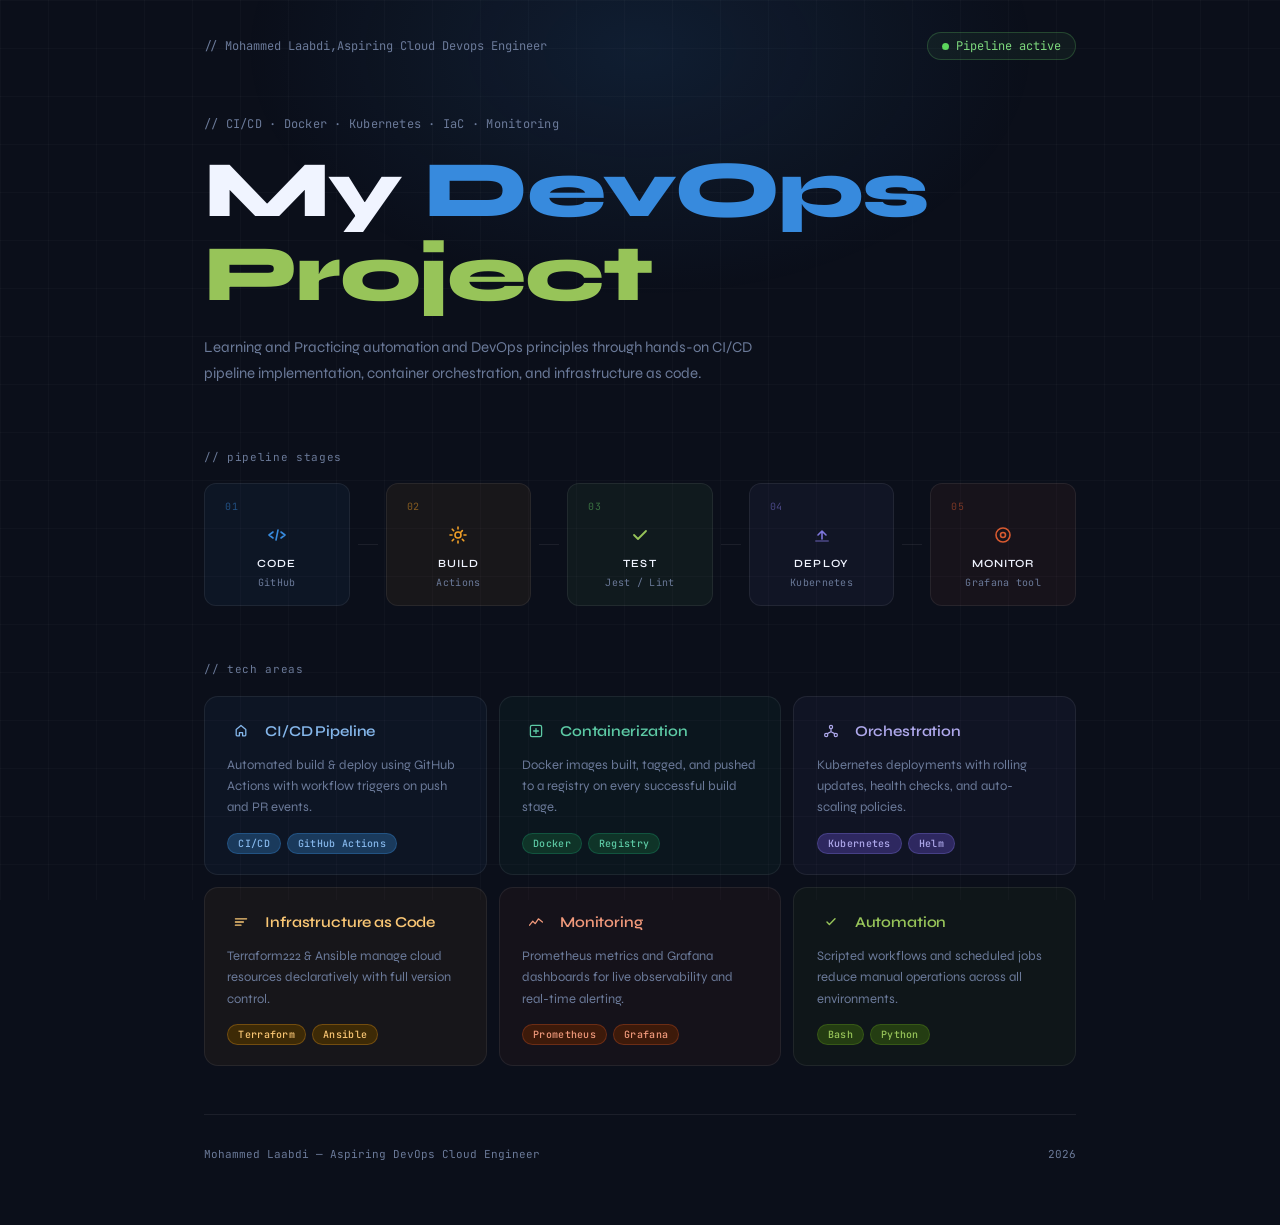
<file: index.html>
<!DOCTYPE html>
<html lang="en">
<head>
  <meta charset="UTF-8" />
  <meta name="viewport" content="width=device-width, initial-scale=1.0" />
  <title>DevOps Project — Mohammed Laabdi</title>
  <link rel="preconnect" href="https://fonts.googleapis.com" />
  <link href="https://fonts.googleapis.com/css2?family=JetBrains+Mono:wght@400;500;700&family=Syne:wght@400;600;800&display=swap" rel="stylesheet" />
  <link rel="stylesheet" href="style.css" />
</head>
<body>

  <!-- Background grid -->
  <div class="bg-grid"></div>
  <div class="bg-glow"></div>

  <div class="container">

    <!-- Header -->
    <header class="header">
      <div class="header-left">
        <span class="mono dim">// Mohammed Laabdi,Aspiring Cloud Devops Engineer </span>
      </div>
      <div class="status-pill">
        <span class="pulse-dot"></span>
        <span class="mono">Pipeline active</span>
      </div>
    </header>

    <!-- Hero -->
    <section class="hero">
      <p class="mono dim hero-tag">// CI/CD · Docker · Kubernetes · IaC · Monitoring</p>
      <h1>
        My <span class="hl-blue">DevOps</span><br />
        <span class="hl-green">Project</span>
      </h1>
      <p class="hero-sub">
        Learning and Practicing automation and DevOps principles through hands-on CI/CD pipeline implementation,
        container orchestration, and infrastructure as code.
      </p>
    </section>

    <!-- Pipeline -->
    <section class="pipeline-section">
      <p class="section-label mono">// pipeline stages</p>
      <div class="pipeline">

        <div class="step step-code">
          <div class="step-num mono">01</div>
          <div class="step-icon-wrap">
            <svg width="20" height="20" viewBox="0 0 20 20" fill="none"><path d="M6 7l-4 3 4 3M14 7l4 3-4 3M11 5l-2 10" stroke="currentColor" stroke-width="1.6" stroke-linecap="round" stroke-linejoin="round"/></svg>
          </div>
          <div class="step-label">CODE</div>
          <div class="step-desc mono dim">GitHub</div>
        </div>

        <div class="connector"><div class="connector-line"></div></div>

        <div class="step step-build">
          <div class="step-num mono">02</div>
          <div class="step-icon-wrap">
            <svg width="20" height="20" viewBox="0 0 20 20" fill="none"><circle cx="10" cy="10" r="3" stroke="currentColor" stroke-width="1.6"/><path d="M10 2v2M10 16v2M2 10h2M16 10h2M4.22 4.22l1.42 1.42M14.36 14.36l1.42 1.42M14.36 5.64l-1.42 1.42M5.64 14.36l-1.42 1.42" stroke="currentColor" stroke-width="1.6" stroke-linecap="round"/></svg>
          </div>
          <div class="step-label">BUILD</div>
          <div class="step-desc mono dim">Actions</div>
        </div>

        <div class="connector"><div class="connector-line"></div></div>

        <div class="step step-test">
          <div class="step-num mono">03</div>
          <div class="step-icon-wrap">
            <svg width="20" height="20" viewBox="0 0 20 20" fill="none"><path d="M4 10l4 4 8-8" stroke="currentColor" stroke-width="1.8" stroke-linecap="round" stroke-linejoin="round"/></svg>
          </div>
          <div class="step-label">TEST</div>
          <div class="step-desc mono dim">Jest / Lint</div>
        </div>

        <div class="connector"><div class="connector-line"></div></div>

        <div class="step step-deploy">
          <div class="step-num mono">04</div>
          <div class="step-icon-wrap">
            <svg width="20" height="20" viewBox="0 0 20 20" fill="none"><path d="M10 14V6M6 10l4-4 4 4" stroke="currentColor" stroke-width="1.6" stroke-linecap="round" stroke-linejoin="round"/><rect x="3" y="15" width="14" height="2" rx="1" fill="currentColor" opacity=".4"/></svg>
          </div>
          <div class="step-label">DEPLOY</div>
          <div class="step-desc mono dim">Kubernetes</div>
        </div>

        <div class="connector"><div class="connector-line"></div></div>

        <div class="step step-monitor">
          <div class="step-num mono">05</div>
          <div class="step-icon-wrap">
            <svg width="20" height="20" viewBox="0 0 20 20" fill="none"><circle cx="10" cy="10" r="7" stroke="currentColor" stroke-width="1.6"/><circle cx="10" cy="10" r="2.5" stroke="currentColor" stroke-width="1.6"/></svg>
          </div>
          <div class="step-label">MONITOR</div>
          <div class="step-desc mono dim">Grafana tool</div>
        </div>

      </div>
    </section>

    <!-- Cards -->
    <section class="cards-section">
      <p class="section-label mono">// tech areas</p>
      <div class="cards">

        <div class="card card-blue">
          <div class="card-header">
            <span class="card-icon">
              <svg width="16" height="16" viewBox="0 0 20 20" fill="none"><path d="M4 15V8l6-5 6 5v7a1 1 0 01-1 1h-3v-4H8v4H5a1 1 0 01-1-1z" stroke="currentColor" stroke-width="1.6" stroke-linejoin="round"/></svg>
            </span>
            <h3>CI/CD Pipeline</h3>
          </div>
          <p>Automated build &amp; deploy using GitHub Actions with workflow triggers on push and PR events.</p>
          <div class="tags">
            <span class="tag">CI/CD</span>
            <span class="tag">GitHub Actions</span>
          </div>
        </div>

        <div class="card card-teal">
          <div class="card-header">
            <span class="card-icon">
              <svg width="16" height="16" viewBox="0 0 20 20" fill="none"><rect x="3" y="3" width="14" height="14" rx="2" stroke="currentColor" stroke-width="1.6"/><path d="M7 10h6M10 7v6" stroke="currentColor" stroke-width="1.6" stroke-linecap="round"/></svg>
            </span>
            <h3>Containerization</h3>
          </div>
          <p>Docker images built, tagged, and pushed to a registry on every successful build stage.</p>
          <div class="tags">
            <span class="tag">Docker</span>
            <span class="tag">Registry</span>
          </div>
        </div>

        <div class="card card-purple">
          <div class="card-header">
            <span class="card-icon">
              <svg width="16" height="16" viewBox="0 0 20 20" fill="none"><circle cx="10" cy="5" r="2" stroke="currentColor" stroke-width="1.5"/><circle cx="4" cy="15" r="2" stroke="currentColor" stroke-width="1.5"/><circle cx="16" cy="15" r="2" stroke="currentColor" stroke-width="1.5"/><path d="M10 7v4M10 11l-4 2M10 11l4 2" stroke="currentColor" stroke-width="1.5" stroke-linecap="round"/></svg>
            </span>
            <h3>Orchestration</h3>
          </div>
          <p>Kubernetes deployments with rolling updates, health checks, and auto-scaling policies.</p>
          <div class="tags">
            <span class="tag">Kubernetes</span>
            <span class="tag">Helm</span>
          </div>
        </div>

        <div class="card card-amber">
          <div class="card-header">
            <span class="card-icon">
              <svg width="16" height="16" viewBox="0 0 20 20" fill="none"><path d="M3 6h14M3 10h10M3 14h7" stroke="currentColor" stroke-width="1.6" stroke-linecap="round"/></svg>
            </span>
            <h3>Infrastructure as Code</h3>
          </div>
          <p>Terraform222 &amp; Ansible manage cloud resources declaratively with full version control.</p>
          <div class="tags">
            <span class="tag">Terraform</span>
            <span class="tag">Ansible</span>
          </div>
        </div>

        <div class="card card-coral">
          <div class="card-header">
            <span class="card-icon">
              <svg width="16" height="16" viewBox="0 0 20 20" fill="none"><polyline points="2,14 6,9 9,12 13,6 18,10" stroke="currentColor" stroke-width="1.6" stroke-linecap="round" stroke-linejoin="round"/></svg>
            </span>
            <h3>Monitoring</h3>
          </div>
          <p>Prometheus metrics and Grafana dashboards for live observability and real-time alerting.</p>
          <div class="tags">
            <span class="tag">Prometheus</span>
            <span class="tag">Grafana</span>
          </div>
        </div>

        <div class="card card-green">
          <div class="card-header">
            <span class="card-icon">
              <svg width="16" height="16" viewBox="0 0 20 20" fill="none"><path d="M5 10l3 3 7-7" stroke="currentColor" stroke-width="1.8" stroke-linecap="round" stroke-linejoin="round"/></svg>
            </span>
            <h3>Automation</h3>
          </div>
          <p>Scripted workflows and scheduled jobs reduce manual operations across all environments.</p>
          <div class="tags">
            <span class="tag">Bash</span>
            <span class="tag">Python</span>
          </div>
        </div>

      </div>
    </section>

    <!-- Footer -->
    <footer class="footer">
      <span class="mono dim">Mohammed Laabdi — Aspiring DevOps Cloud Engineer</span>
      <span class="mono dim">2026</span>
    </footer>

  </div>

</body>
</html>
</file>
<file: style.css>
/* ── Reset & Base ──────────────────────────────────────── */
*, *::before, *::after {
  box-sizing: border-box;
  margin: 0;
  padding: 0;
}

:root {
  --blue:    #378ADD;
  --blue-bg: #0e1f3a;
  --blue-tag:#1a3a5c;
  --blue-lt: #85B7EB;

  --green:    #639922;
  --green-bg: #1a2e0d;
  --green-tag:#243d12;
  --green-lt: #97C459;

  --purple:    #7F77DD;
  --purple-bg: #1e1a3a;
  --purple-tag:#2e2860;
  --purple-lt: #AFA9EC;

  --amber:    #EF9F27;
  --amber-bg: #2e1f05;
  --amber-tag:#3d2a06;
  --amber-lt: #FAC775;

  --coral:    #D85A30;
  --coral-bg: #2e1208;
  --coral-tag:#3d1a0a;
  --coral-lt: #F0997B;

  --teal:    #1D9E75;
  --teal-bg: #0a2620;
  --teal-tag:#0f3428;
  --teal-lt: #5DCAA5;

  --bg:      #0b0f1a;
  --surface: #111827;
  --border:  rgba(255,255,255,0.07);
  --text:    #f0f4ff;
  --dim:     #6b7a99;
}

body {
  background: var(--bg);
  color: var(--text);
  font-family: 'Syne', sans-serif;
  min-height: 100vh;
  overflow-x: hidden;
}

.mono { font-family: 'JetBrains Mono', monospace; }
.dim  { color: var(--dim); }

/* ── Background ─────────────────────────────────────────── */
.bg-grid {
  position: fixed;
  inset: 0;
  background-image:
    linear-gradient(rgba(255,255,255,0.025) 1px, transparent 1px),
    linear-gradient(90deg, rgba(255,255,255,0.025) 1px, transparent 1px);
  background-size: 48px 48px;
  pointer-events: none;
  z-index: 0;
}

.bg-glow {
  position: fixed;
  top: -200px;
  left: 50%;
  transform: translateX(-50%);
  width: 800px;
  height: 500px;
  background: radial-gradient(ellipse, rgba(55,138,221,0.12) 0%, transparent 70%);
  pointer-events: none;
  z-index: 0;
}

/* ── Layout ─────────────────────────────────────────────── */
.container {
  position: relative;
  z-index: 1;
  max-width: 920px;
  margin: 0 auto;
  padding: 2rem 1.5rem 4rem;
}

/* ── Header ─────────────────────────────────────────────── */
.header {
  display: flex;
  justify-content: space-between;
  align-items: center;
  margin-bottom: 3.5rem;
  font-size: 12px;
}

.status-pill {
  display: inline-flex;
  align-items: center;
  gap: 7px;
  background: rgba(100,200,100,0.07);
  border: 0.5px solid rgba(100,200,100,0.25);
  border-radius: 20px;
  padding: 5px 14px;
  font-size: 12px;
  color: #7dd87d;
}

.pulse-dot {
  width: 7px;
  height: 7px;
  border-radius: 50%;
  background: #5cd65c;
  box-shadow: 0 0 0 0 rgba(92,214,92,0.5);
  animation: pulse 2s infinite;
}

@keyframes pulse {
  0%   { box-shadow: 0 0 0 0 rgba(92,214,92,0.5); }
  70%  { box-shadow: 0 0 0 6px rgba(92,214,92,0); }
  100% { box-shadow: 0 0 0 0 rgba(92,214,92,0); }
}

/* ── Hero ───────────────────────────────────────────────── */
.hero {
  margin-bottom: 4rem;
}

.hero-tag {
  font-size: 12px;
  margin-bottom: 1rem;
  letter-spacing: 0.02em;
}

.hero h1 {
  font-size: clamp(2.8rem, 7vw, 5rem);
  font-weight: 800;
  line-height: 1.05;
  margin-bottom: 1.2rem;
  letter-spacing: -0.02em;
}

.hl-blue  { color: var(--blue); }
.hl-green { color: var(--green-lt); }

.hero-sub {
  max-width: 560px;
  font-size: 15px;
  color: var(--dim);
  line-height: 1.7;
  font-weight: 400;
}

/* ── Section Label ──────────────────────────────────────── */
.section-label {
  font-size: 11px;
  color: var(--dim);
  letter-spacing: 0.06em;
  margin-bottom: 1.2rem;
}

/* ── Pipeline ───────────────────────────────────────────── */
.pipeline-section {
  margin-bottom: 3.5rem;
}

.pipeline {
  display: flex;
  align-items: center;
  flex-wrap: wrap;
  gap: 6px;
}

.step {
  display: flex;
  flex-direction: column;
  align-items: center;
  gap: 6px;
  border: 0.5px solid var(--border);
  border-radius: 12px;
  padding: 16px 20px;
  min-width: 100px;
  flex: 1;
  transition: border-color 0.2s, transform 0.2s;
  cursor: default;
  position: relative;
  overflow: hidden;
}

.step:hover { transform: translateY(-3px); }

.step-code    { background: rgba(55,138,221,0.06); }
.step-code:hover { border-color: rgba(55,138,221,0.4); }
.step-code .step-icon-wrap { color: var(--blue); }
.step-code .step-num { color: rgba(55,138,221,0.5); }

.step-build   { background: rgba(239,159,39,0.06); }
.step-build:hover { border-color: rgba(239,159,39,0.4); }
.step-build .step-icon-wrap { color: var(--amber); }
.step-build .step-num { color: rgba(239,159,39,0.5); }

.step-test    { background: rgba(100,200,100,0.06); }
.step-test:hover { border-color: rgba(100,200,100,0.4); }
.step-test .step-icon-wrap { color: var(--green-lt); }
.step-test .step-num { color: rgba(100,200,100,0.5); }

.step-deploy  { background: rgba(127,119,221,0.06); }
.step-deploy:hover { border-color: rgba(127,119,221,0.4); }
.step-deploy .step-icon-wrap { color: var(--purple); }
.step-deploy .step-num { color: rgba(127,119,221,0.5); }

.step-monitor { background: rgba(216,90,48,0.06); }
.step-monitor:hover { border-color: rgba(216,90,48,0.4); }
.step-monitor .step-icon-wrap { color: var(--coral); }
.step-monitor .step-num { color: rgba(216,90,48,0.5); }

.step-num {
  font-size: 10px;
  letter-spacing: 0.06em;
  align-self: flex-start;
}

.step-icon-wrap {
  width: 32px;
  height: 32px;
  display: flex;
  align-items: center;
  justify-content: center;
}

.step-label {
  font-size: 11px;
  font-weight: 600;
  letter-spacing: 0.1em;
  color: var(--text);
}

.step-desc {
  font-size: 10px;
  letter-spacing: 0.03em;
}

.connector {
  display: flex;
  align-items: center;
  padding: 0 2px;
}

.connector-line {
  width: 20px;
  height: 1px;
  background: var(--border);
}

/* ── Cards ──────────────────────────────────────────────── */
.cards-section {
  margin-bottom: 3rem;
}

.cards {
  display: grid;
  grid-template-columns: repeat(auto-fit, minmax(260px, 1fr));
  gap: 12px;
}

.card {
  border: 0.5px solid var(--border);
  border-radius: 14px;
  padding: 1.25rem 1.4rem;
  transition: border-color 0.2s, transform 0.2s;
  cursor: default;
}

.card:hover { transform: translateY(-2px); }

.card-blue   { background: rgba(55,138,221,0.05); }
.card-blue:hover   { border-color: rgba(55,138,221,0.35); }
.card-blue .card-icon, .card-blue h3 { color: var(--blue-lt); }
.card-blue .tag { background: var(--blue-tag); color: var(--blue-lt); border-color: rgba(55,138,221,0.3); }

.card-teal   { background: rgba(29,158,117,0.05); }
.card-teal:hover   { border-color: rgba(29,158,117,0.35); }
.card-teal .card-icon, .card-teal h3 { color: var(--teal-lt); }
.card-teal .tag { background: var(--teal-tag); color: var(--teal-lt); border-color: rgba(29,158,117,0.3); }

.card-purple { background: rgba(127,119,221,0.05); }
.card-purple:hover { border-color: rgba(127,119,221,0.35); }
.card-purple .card-icon, .card-purple h3 { color: var(--purple-lt); }
.card-purple .tag { background: var(--purple-tag); color: var(--purple-lt); border-color: rgba(127,119,221,0.3); }

.card-amber  { background: rgba(239,159,39,0.05); }
.card-amber:hover  { border-color: rgba(239,159,39,0.35); }
.card-amber .card-icon, .card-amber h3 { color: var(--amber-lt); }
.card-amber .tag { background: var(--amber-tag); color: var(--amber-lt); border-color: rgba(239,159,39,0.3); }

.card-coral  { background: rgba(216,90,48,0.05); }
.card-coral:hover  { border-color: rgba(216,90,48,0.35); }
.card-coral .card-icon, .card-coral h3 { color: var(--coral-lt); }
.card-coral .tag { background: var(--coral-tag); color: var(--coral-lt); border-color: rgba(216,90,48,0.3); }

.card-green  { background: rgba(99,153,34,0.05); }
.card-green:hover  { border-color: rgba(99,153,34,0.35); }
.card-green .card-icon, .card-green h3 { color: var(--green-lt); }
.card-green .tag { background: var(--green-tag); color: var(--green-lt); border-color: rgba(99,153,34,0.3); }

.card-header {
  display: flex;
  align-items: center;
  gap: 10px;
  margin-bottom: 10px;
}

.card-icon {
  width: 28px;
  height: 28px;
  display: flex;
  align-items: center;
  justify-content: center;
  flex-shrink: 0;
}

.card h3 {
  font-size: 15px;
  font-weight: 600;
  letter-spacing: -0.01em;
}

.card p {
  font-size: 13px;
  color: var(--dim);
  line-height: 1.65;
  margin-bottom: 14px;
}

.tags {
  display: flex;
  flex-wrap: wrap;
  gap: 6px;
}

.tag {
  font-family: 'JetBrains Mono', monospace;
  font-size: 10px;
  font-weight: 500;
  padding: 3px 10px;
  border-radius: 20px;
  border: 0.5px solid;
  letter-spacing: 0.03em;
}

/* ── Footer ─────────────────────────────────────────────── */
.footer {
  display: flex;
  justify-content: space-between;
  align-items: center;
  font-size: 11px;
  padding-top: 2rem;
  border-top: 0.5px solid var(--border);
}

/* ── Animations ─────────────────────────────────────────── */
@keyframes fadeUp {
  from { opacity: 0; transform: translateY(16px); }
  to   { opacity: 1; transform: translateY(0); }
}

.hero              { animation: fadeUp 0.6s ease both; }
.pipeline-section  { animation: fadeUp 0.6s 0.15s ease both; }
.cards-section     { animation: fadeUp 0.6s 0.3s  ease both; }

/* ── Responsive ─────────────────────────────────────────── */
@media (max-width: 600px) {
  .pipeline { flex-direction: column; }
  .connector { transform: rotate(90deg); }
  .step { width: 100%; flex-direction: row; justify-content: flex-start; gap: 12px; }
  .step-num { display: none; }
  .connector-line { width: 1px; height: 20px; }
  .footer { flex-direction: column; gap: 6px; text-align: center; }
}
</file>
